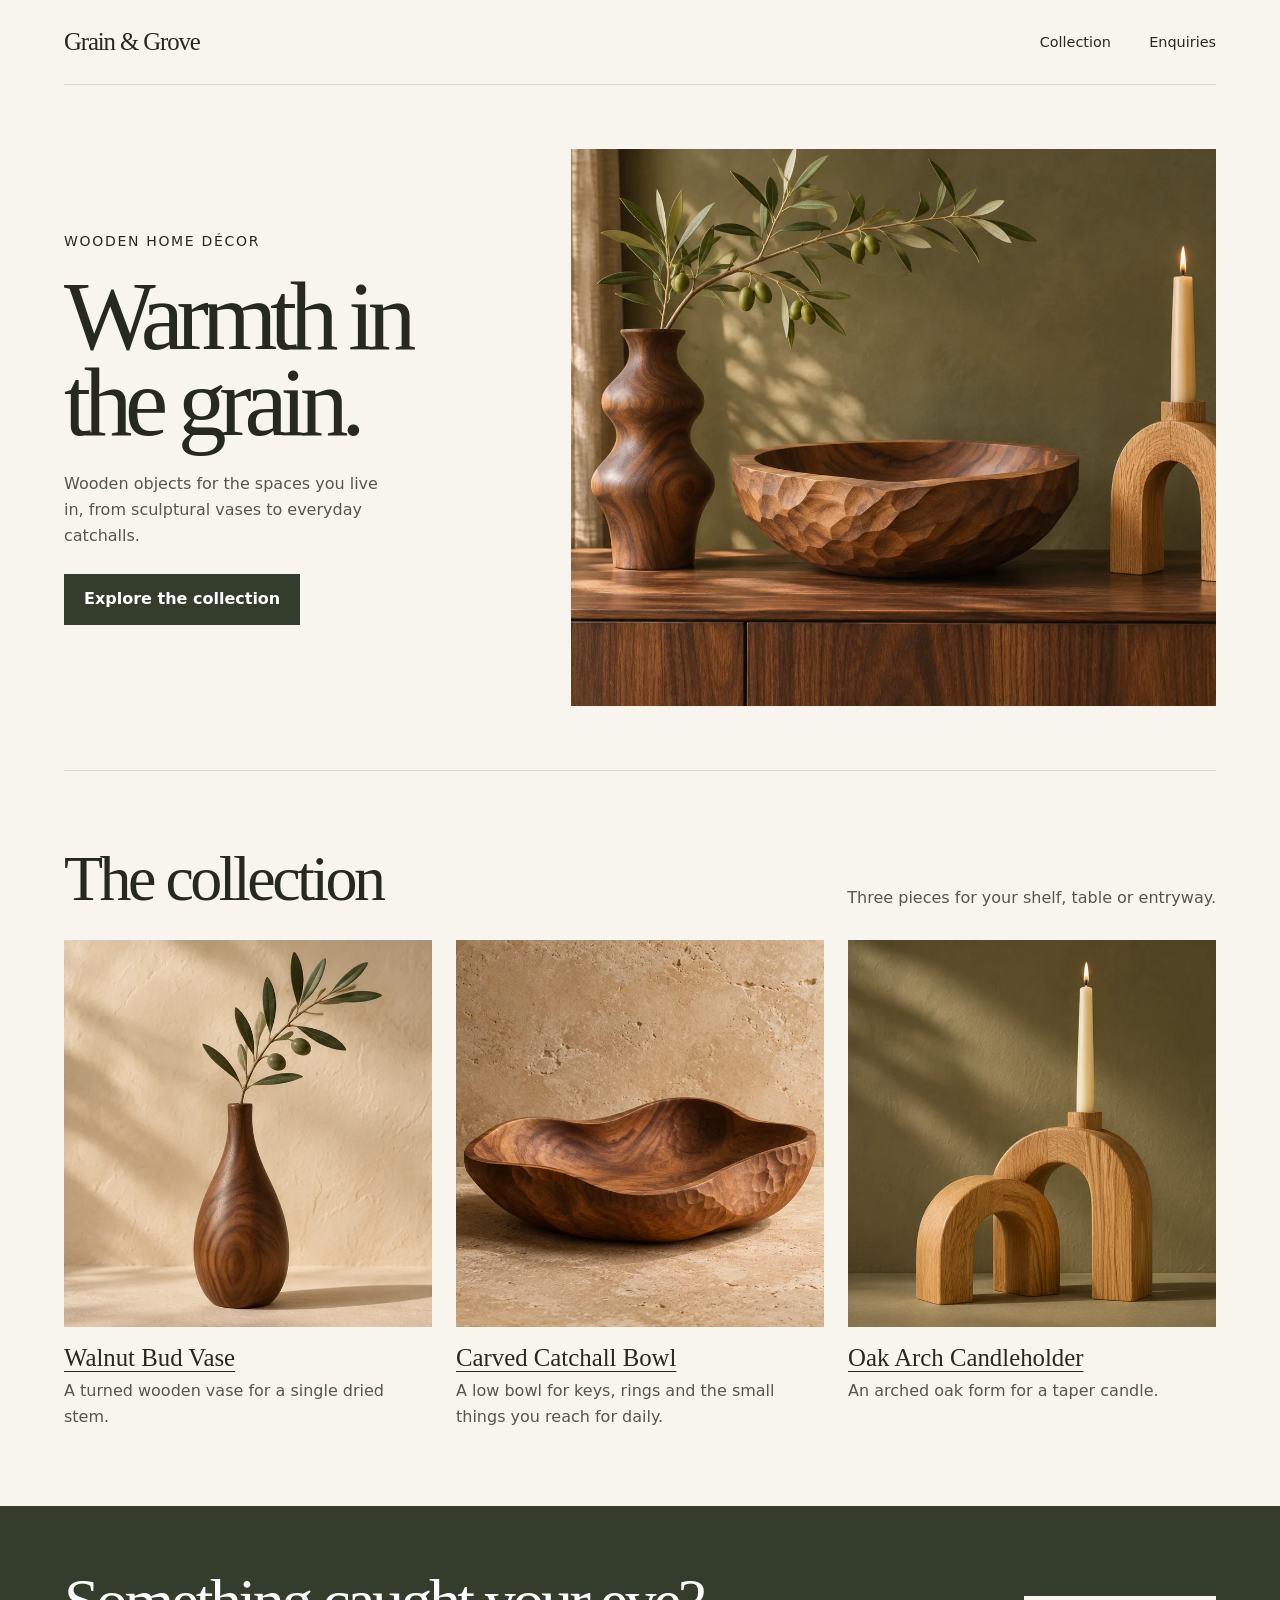
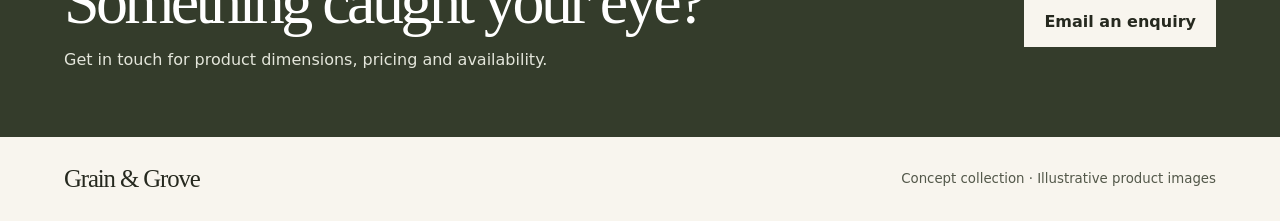
<file: index.html>
<!doctype html>
<html lang="en">
<head>
<meta charset="utf-8">
<meta name="viewport" content="width=device-width, initial-scale=1">
<meta name="description" content="Explore Grain & Grove’s collection of decorative wooden objects.">
<title>Grain & Grove | Wooden Décor</title>
<link rel="stylesheet" href="style.css">
</head>
<body id="top">
<header class="shell masthead">
  <a class="wordmark" href="#top">Grain &amp; Grove</a>
  <nav aria-label="Main navigation">
    <a href="#collection">Collection</a>
    <a href="#enquiries">Enquiries</a>
  </nav>
</header>
<main>
  <section class="shell hero" aria-labelledby="hero-title">
    <div class="hero-copy">
      <p class="label">Wooden home décor</p>
      <h1 id="hero-title">Warmth in<br>the grain.</h1>
      <p>Wooden objects for the spaces you live in, from sculptural vases to everyday catchalls.</p>
      <a class="button" href="#collection">Explore the collection</a>
    </div>
    <img class="hero-image" src="assets/hero.webp" alt="Wooden vase, carved bowl and arch candleholder arranged on a walnut sideboard">
  </section>
  <section class="shell collection" id="collection" aria-labelledby="collection-title">
    <div class="section-heading">
      <h2 id="collection-title">The collection</h2>
      <p>Three pieces for your shelf, table or entryway.</p>
    </div>
    <div class="products">
      <article>
        <img src="assets/vase.webp" alt="Rounded walnut bud vase with a slender leafy stem" loading="lazy">
        <h3><a href="vase.html">Walnut Bud Vase</a></h3>
        <p>A turned wooden vase for a single dried stem.</p>
      </article>
      <article>
        <img src="assets/bowl.webp" alt="Low, wide wooden bowl with a carved rim" loading="lazy">
        <h3><a href="bowl.html">Carved Catchall Bowl</a></h3>
        <p>A low bowl for keys, rings and the small things you reach for daily.</p>
      </article>
      <article>
        <img src="assets/candleholder.webp" alt="Arched oak candleholders with an ivory taper" loading="lazy">
        <h3><a href="candleholder.html">Oak Arch Candleholder</a></h3>
        <p>An arched oak form for a taper candle.</p>
      </article>
    </div>
  </section>
  <section class="enquiries" id="enquiries" aria-labelledby="enquiries-title">
    <div class="shell enquiry-inner">
      <div>
        <h2 id="enquiries-title">Something caught your eye?</h2>
        <p>Get in touch for product dimensions, pricing and availability.</p>
      </div>
      <!-- Replace this demo address before publishing the showcase for customers. -->
      <a class="button" href="mailto:hello@example.com?subject=Grain%20%26%20Grove%20product%20enquiry">Email an enquiry</a>
    </div>
  </section>
</main>
<footer class="shell footer">
  <a class="wordmark" href="#top">Grain &amp; Grove</a>
  <small>Concept collection · Illustrative product images</small>
</footer>
</body>
</html>
</file>
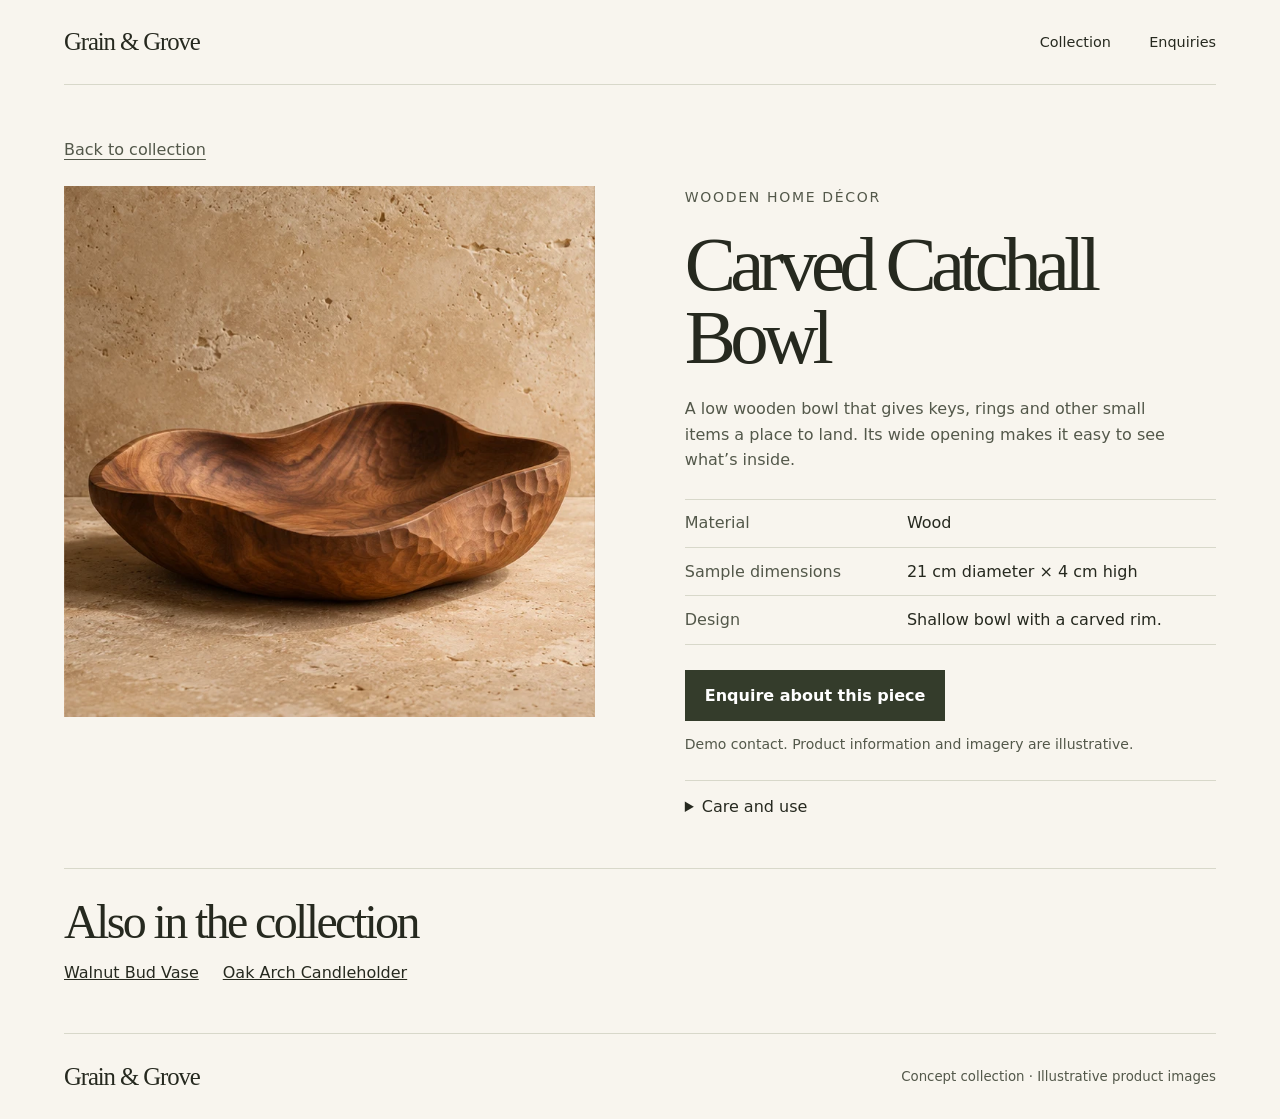
<file: bowl.html>
<!doctype html>
<html lang="en">
<head>
<meta charset="utf-8">
<meta name="viewport" content="width=device-width, initial-scale=1">
<meta name="description" content="A low wooden bowl that gives keys, rings and other small items a place to land. Its wide opening makes it easy to see what’s inside.">
<title>Carved Catchall Bowl | Grain &amp; Grove</title>
<link rel="stylesheet" href="style.css">
</head>
<body>
<header class="shell masthead">
  <a class="wordmark" href="index.html">Grain &amp; Grove</a>
  <nav aria-label="Main navigation">
    <a href="index.html#collection">Collection</a>
    <a href="index.html#enquiries">Enquiries</a>
  </nav>
</header>
<main class="shell product-page">
  <a class="back-link" href="index.html#collection">Back to collection</a>
  <article class="product-detail">
    <img class="product-image" src="assets/bowl.webp" alt="Carved Catchall Bowl">
    <div class="product-copy">
      <p class="label">Wooden home décor</p>
      <h1>Carved Catchall Bowl</h1>
      <p class="product-description">A low wooden bowl that gives keys, rings and other small items a place to land. Its wide opening makes it easy to see what’s inside.</p>
      <dl class="specifications">
        <div><dt>Material</dt><dd>Wood</dd></div>
        <div><dt>Sample dimensions</dt><dd>21 cm diameter × 4 cm high</dd></div>
        <div><dt>Design</dt><dd>Shallow bowl with a carved rim.</dd></div>
      </dl>
      <a class="button" href="mailto:hello@example.com?subject=Grain%20%26%20Grove%20enquiry%3A%20Carved%20Catchall%20Bowl">Enquire about this piece</a>
      <p class="sample-note">Demo contact. Product information and imagery are illustrative.</p>
      <details class="care"><summary>Care and use</summary><p>Use for dry objects and wipe clean with a soft, dry cloth.</p></details>
    </div>
  </article>
  <section class="explore" aria-labelledby="explore-title">
    <h2 id="explore-title">Also in the collection</h2>
    <div><a href="vase.html">Walnut Bud Vase</a> <a href="candleholder.html">Oak Arch Candleholder</a></div>
  </section>
</main>
<footer class="shell footer">
  <a class="wordmark" href="index.html">Grain &amp; Grove</a>
  <small>Concept collection · Illustrative product images</small>
</footer>
</body>
</html>
</file>
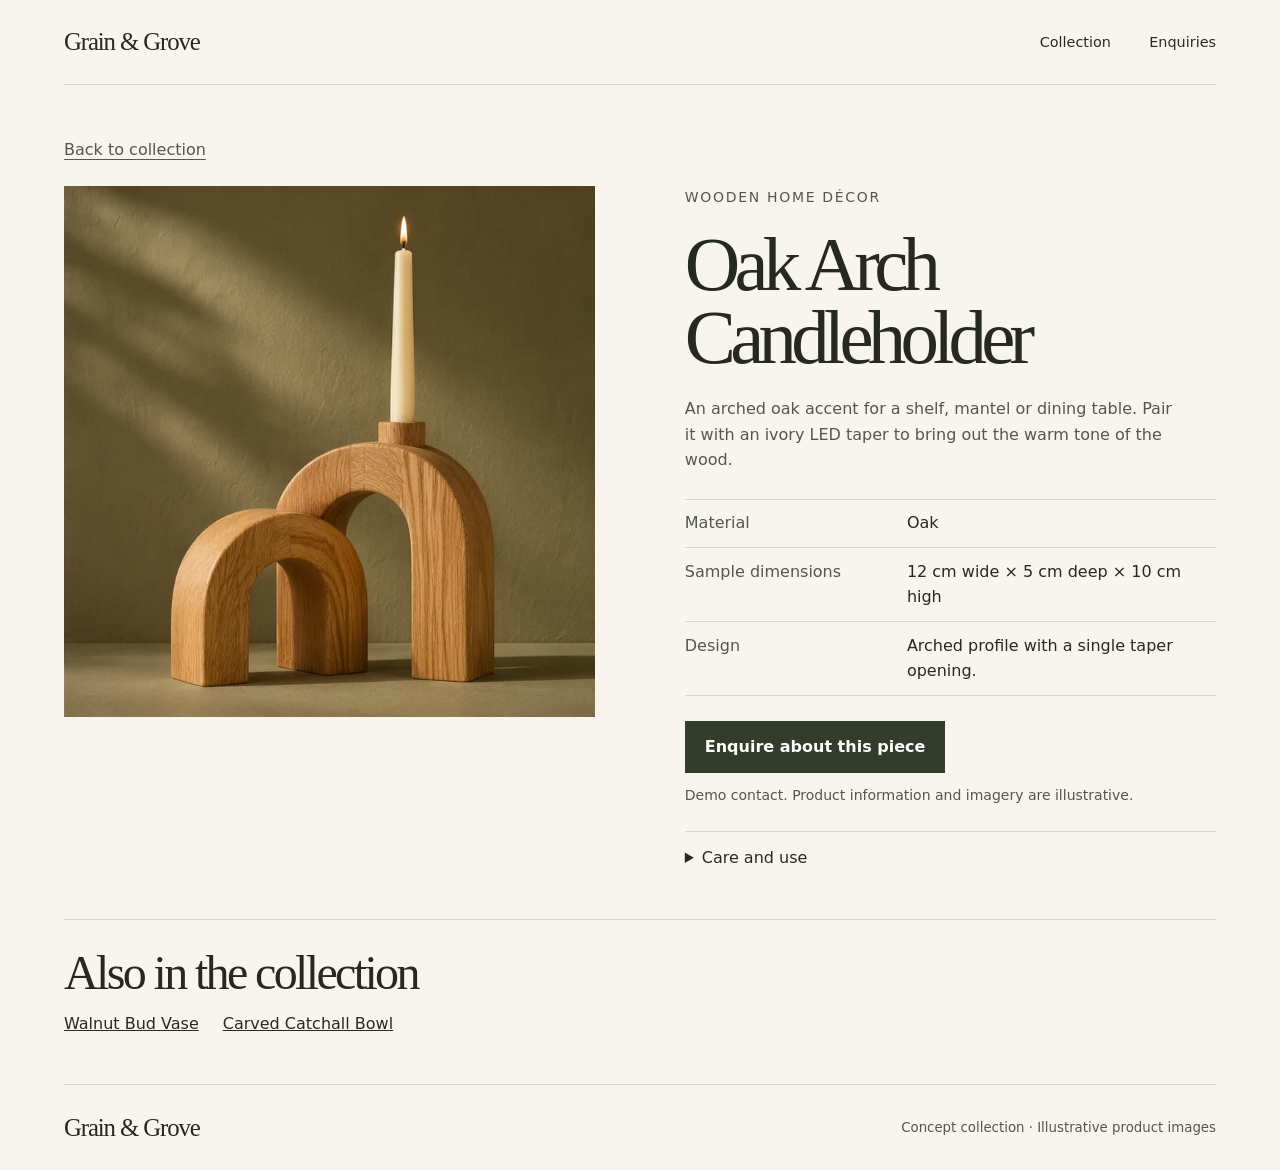
<file: candleholder.html>
<!doctype html>
<html lang="en">
<head>
<meta charset="utf-8">
<meta name="viewport" content="width=device-width, initial-scale=1">
<meta name="description" content="An arched oak accent for a shelf, mantel or dining table. Pair it with an ivory LED taper to bring out the warm tone of the wood.">
<title>Oak Arch Candleholder | Grain &amp; Grove</title>
<link rel="stylesheet" href="style.css">
</head>
<body>
<header class="shell masthead">
  <a class="wordmark" href="index.html">Grain &amp; Grove</a>
  <nav aria-label="Main navigation">
    <a href="index.html#collection">Collection</a>
    <a href="index.html#enquiries">Enquiries</a>
  </nav>
</header>
<main class="shell product-page">
  <a class="back-link" href="index.html#collection">Back to collection</a>
  <article class="product-detail">
    <img class="product-image" src="assets/candleholder.webp" alt="Oak Arch Candleholder">
    <div class="product-copy">
      <p class="label">Wooden home décor</p>
      <h1>Oak Arch Candleholder</h1>
      <p class="product-description">An arched oak accent for a shelf, mantel or dining table. Pair it with an ivory LED taper to bring out the warm tone of the wood.</p>
      <dl class="specifications">
        <div><dt>Material</dt><dd>Oak</dd></div>
        <div><dt>Sample dimensions</dt><dd>12 cm wide × 5 cm deep × 10 cm high</dd></div>
        <div><dt>Design</dt><dd>Arched profile with a single taper opening.</dd></div>
      </dl>
      <a class="button" href="mailto:hello@example.com?subject=Grain%20%26%20Grove%20enquiry%3A%20Oak%20Arch%20Candleholder">Enquire about this piece</a>
      <p class="sample-note">Demo contact. Product information and imagery are illustrative.</p>
      <details class="care"><summary>Care and use</summary><p>Use an LED taper and dust with a soft, dry cloth.</p></details>
    </div>
  </article>
  <section class="explore" aria-labelledby="explore-title">
    <h2 id="explore-title">Also in the collection</h2>
    <div><a href="vase.html">Walnut Bud Vase</a> <a href="bowl.html">Carved Catchall Bowl</a></div>
  </section>
</main>
<footer class="shell footer">
  <a class="wordmark" href="index.html">Grain &amp; Grove</a>
  <small>Concept collection · Illustrative product images</small>
</footer>
</body>
</html>
</file>
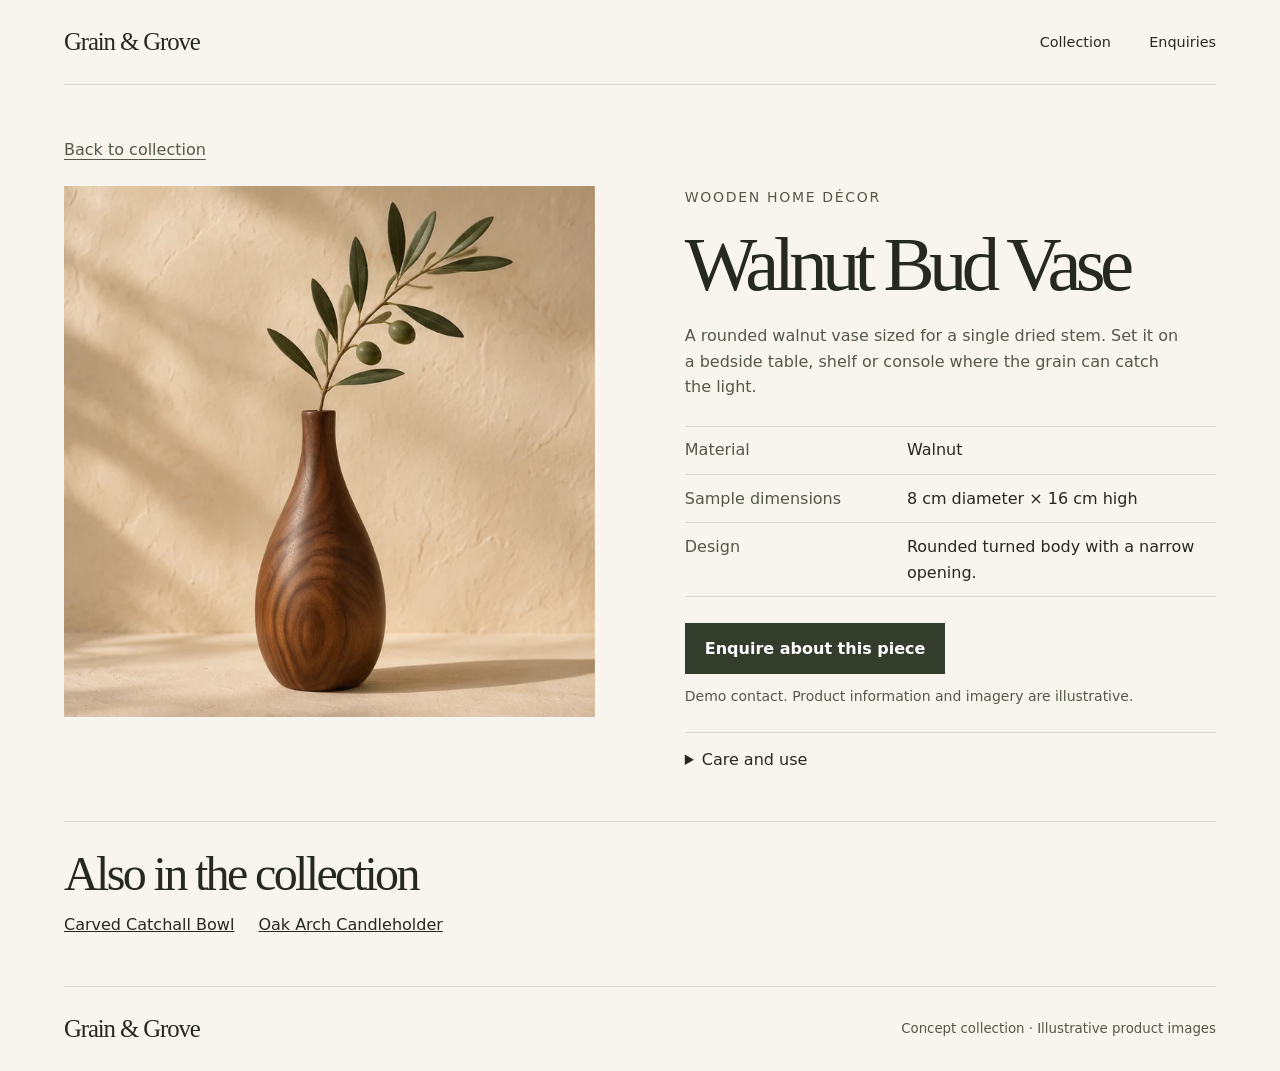
<file: vase.html>
<!doctype html>
<html lang="en">
<head>
<meta charset="utf-8">
<meta name="viewport" content="width=device-width, initial-scale=1">
<meta name="description" content="A rounded walnut vase sized for a single dried stem. Set it on a bedside table, shelf or console where the grain can catch the light.">
<title>Walnut Bud Vase | Grain &amp; Grove</title>
<link rel="stylesheet" href="style.css">
</head>
<body>
<header class="shell masthead">
  <a class="wordmark" href="index.html">Grain &amp; Grove</a>
  <nav aria-label="Main navigation">
    <a href="index.html#collection">Collection</a>
    <a href="index.html#enquiries">Enquiries</a>
  </nav>
</header>
<main class="shell product-page">
  <a class="back-link" href="index.html#collection">Back to collection</a>
  <article class="product-detail">
    <img class="product-image" src="assets/vase.webp" alt="Walnut Bud Vase">
    <div class="product-copy">
      <p class="label">Wooden home décor</p>
      <h1>Walnut Bud Vase</h1>
      <p class="product-description">A rounded walnut vase sized for a single dried stem. Set it on a bedside table, shelf or console where the grain can catch the light.</p>
      <dl class="specifications">
        <div><dt>Material</dt><dd>Walnut</dd></div>
        <div><dt>Sample dimensions</dt><dd>8 cm diameter × 16 cm high</dd></div>
        <div><dt>Design</dt><dd>Rounded turned body with a narrow opening.</dd></div>
      </dl>
      <a class="button" href="mailto:hello@example.com?subject=Grain%20%26%20Grove%20enquiry%3A%20Walnut%20Bud%20Vase">Enquire about this piece</a>
      <p class="sample-note">Demo contact. Product information and imagery are illustrative.</p>
      <details class="care"><summary>Care and use</summary><p>Use with dried stems and keep water out of the opening. Dust with a soft, dry cloth.</p></details>
    </div>
  </article>
  <section class="explore" aria-labelledby="explore-title">
    <h2 id="explore-title">Also in the collection</h2>
    <div><a href="bowl.html">Carved Catchall Bowl</a> <a href="candleholder.html">Oak Arch Candleholder</a></div>
  </section>
</main>
<footer class="shell footer">
  <a class="wordmark" href="index.html">Grain &amp; Grove</a>
  <small>Concept collection · Illustrative product images</small>
</footer>
</body>
</html>
</file>
<file: style.css>
:root {
  color-scheme: light;
  --paper: #f8f5ee;
  --ink: #26291f;
  --muted: #53584a;
  --rule: #d8d8ca;
  --olive: #343c2b;
}
* { box-sizing: border-box; }
html { scroll-behavior: smooth; }
body { margin: 0; background: var(--paper); color: var(--ink); font: 1rem/1.6 system-ui, sans-serif; }
a { color: inherit; }
a:focus-visible { outline: 2px solid currentColor; outline-offset: 5px; }
img { display: block; width: 100%; object-fit: cover; }
h1, h2, h3, p { margin: 0; }
h1, h2, h3, .wordmark { font-family: Georgia, serif; font-weight: 400; }
h1 { font-size: clamp(3.7rem, 7.6vw, 7.5rem); line-height: .89; letter-spacing: -.075em; }
h2 { font-size: clamp(2.35rem, 5vw, 4.25rem); line-height: .99; letter-spacing: -.055em; }
h3 { font-size: 1.55rem; line-height: 1.2; }
.shell { width: min(90%, 1340px); margin-inline: auto; }
.masthead, .footer { display: flex; align-items: center; justify-content: space-between; gap: 1rem; flex-wrap: wrap; padding-block: 1.4rem; }
.masthead { border-bottom: 1px solid var(--rule); }
.wordmark { font-size: 1.55rem; letter-spacing: -.045em; text-decoration: none; }
nav { display: flex; gap: clamp(1rem, 3vw, 2.75rem); }
nav a { font-size: .9rem; text-decoration: none; }
nav a:hover { text-decoration: underline; }
.hero { display: grid; grid-template-columns: .8fr 1.2fr; align-items: center; gap: clamp(2rem, 6vw, 7rem); padding-block: clamp(2rem, 5vw, 5rem); }
.label { text-transform: uppercase; font-size: .875rem; letter-spacing: .12em; margin-bottom: 1.25rem; }
.hero-copy h1 + p { max-width: 31ch; color: var(--muted); margin-block: 1.6rem; }
.hero-image { aspect-ratio: 1.16; background: #c9bea4; }
.button { display: inline-block; padding: .8rem 1.25rem; background: var(--olive); color: white; text-decoration: none; font-weight: 550; width: fit-content; }
.button:hover { background: #4a5640; }
.collection { border-top: 1px solid var(--rule); padding-block: clamp(2.6rem, 6vw, 6rem); }
.section-heading { display: flex; justify-content: space-between; align-items: end; gap: 1rem 2rem; flex-wrap: wrap; margin-bottom: 1.8rem; }
.section-heading p, article p, footer small { color: var(--muted); }
.products { display: grid; grid-template-columns: repeat(3, 1fr); gap: 1.5rem; }
.products img { aspect-ratio: .95; background: #e5dccd; margin-bottom: 1rem; }
.products h3 { margin-bottom: .35rem; }
.enquiries { background: var(--olive); color: white; padding-block: clamp(2.6rem, 5vw, 5rem); }
.enquiry-inner { display: flex; align-items: center; justify-content: space-between; gap: 1.5rem 2rem; flex-wrap: wrap; }
.enquiry-inner p { margin-top: .85rem; color: #e4e6db; }
.enquiry-inner .button { background: var(--paper); color: var(--ink); }
.enquiry-inner .button:hover { background: #e7e3d8; }
@media (max-width: 720px) {
  .hero, .products { grid-template-columns: 1fr; }
  .products { gap: 2rem; }
  .products img { aspect-ratio: 1.2; }
}
@media (prefers-reduced-motion: reduce) { html { scroll-behavior: auto; } }

.products h3 a { text-decoration-thickness: 1px; text-underline-offset: .22em; }
.product-page { padding-block: clamp(1.5rem, 4vw, 3.5rem) 3rem; }
.back-link { display: inline-block; margin-bottom: 1.5rem; color: var(--muted); text-underline-offset: .25em; }
.product-detail { display: grid; grid-template-columns: 1fr 1fr; align-items: start; gap: clamp(2rem, 7vw, 7rem); }
.product-image { aspect-ratio: 1; background: #e5dccd; }
.product-copy h1 { font-size: clamp(2.8rem, 6vw, 6rem); line-height: .95; }
.product-description { margin-top: 1.35rem; max-width: 49ch; }
.specifications { margin-block: 1.6rem; border-top: 1px solid var(--rule); }
.specifications div { display: grid; grid-template-columns: minmax(8rem, .8fr) 1.2fr; gap: 1rem; border-bottom: 1px solid var(--rule); padding-block: .68rem; }
.specifications dt, .sample-note { color: var(--muted); }
.specifications dd { margin: 0; }
.sample-note { margin-top: .7rem; font-size: .875rem; }
.care { border-top: 1px solid var(--rule); margin-top: 1.55rem; padding-top: .85rem; }
.care summary { cursor: pointer; }
.care p { margin-top: .65rem; }
.explore { border-top: 1px solid var(--rule); margin-top: 3rem; padding-top: 1.8rem; }
.explore h2 { font-size: clamp(2rem, 4vw, 3rem); }
.explore div { display: flex; flex-wrap: wrap; gap: .8rem 1.5rem; margin-top: .9rem; }
.product-page + footer { border-top: 1px solid var(--rule); }
@media (max-width: 720px) {
  .product-detail { grid-template-columns: 1fr; }
}
</file>
